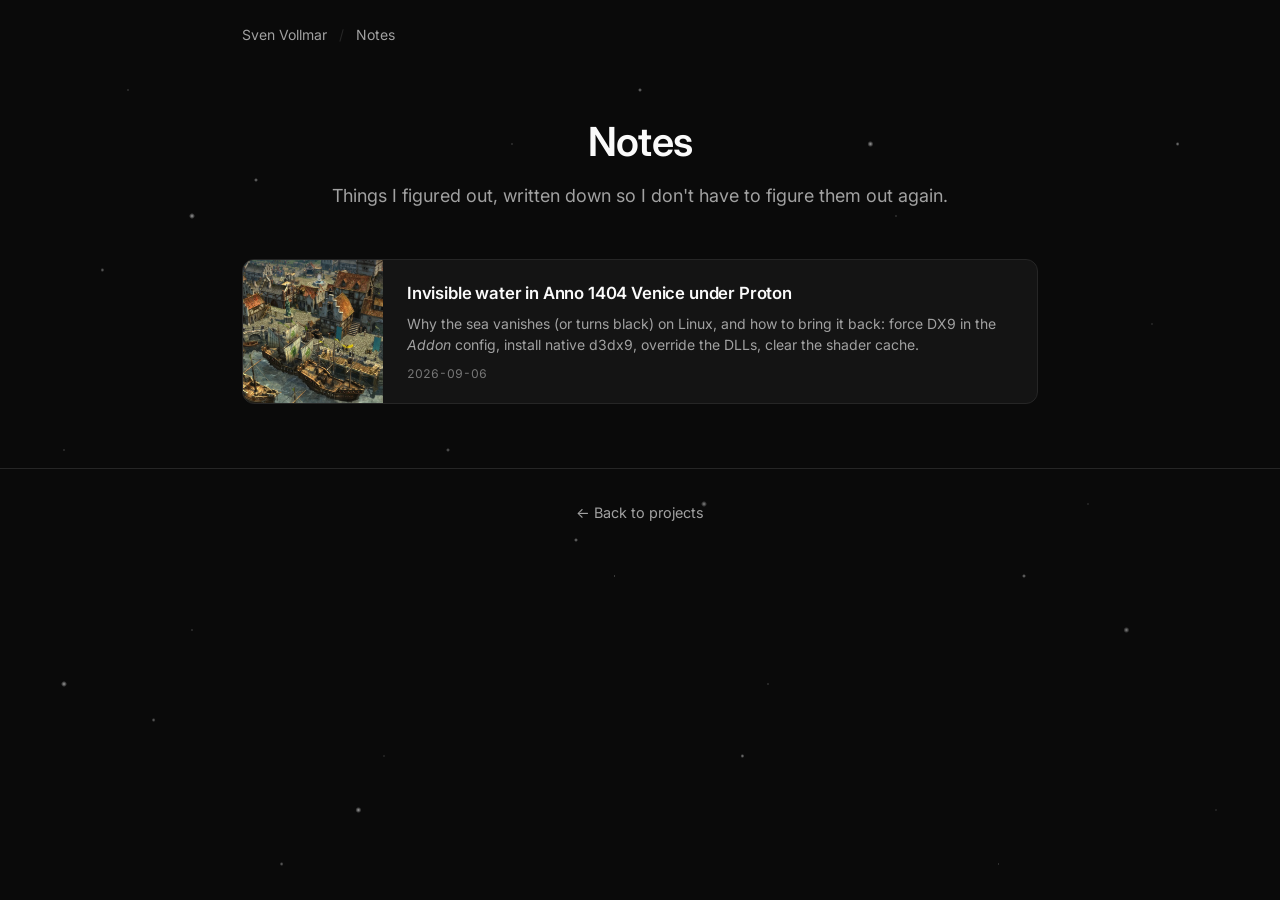
<file: notes/index.html>
<!doctype html>
<html lang="en">
    <head>
        <meta charset="UTF-8" />
        <meta name="viewport" content="width=device-width, initial-scale=1.0" />
        <title>Notes | Sven Vollmar</title>
        <meta
            name="description"
            content="A collection of things I figured out and wrote down so I don't have to figure them out again."
        />
        <link rel="canonical" href="https://svdragster.github.io/notes/" />
        <meta property="og:type" content="website" />
        <meta property="og:site_name" content="Sven Vollmar" />
        <meta property="og:title" content="Notes | Sven Vollmar" />
        <meta
            property="og:description"
            content="A collection of things I figured out and wrote down so I don't have to figure them out again."
        />
        <meta property="og:url" content="https://svdragster.github.io/notes/" />
        <meta
            property="og:image"
            content="https://svdragster.github.io/images/sv42.webp"
        />
        <meta name="twitter:card" content="summary" />
        <link rel="icon" type="image/png" href="../images/svdragster.png" />
        <link rel="stylesheet" href="../style.css" />
        <link rel="stylesheet" href="../notes.css" />
        <link rel="preconnect" href="https://fonts.googleapis.com" />
        <link rel="preconnect" href="https://fonts.gstatic.com" crossorigin />
        <link
            href="https://fonts.googleapis.com/css2?family=Inter:wght@400;500;600&display=swap"
            rel="stylesheet"
        />
    </head>
    <body>
        <div class="stars stars-1"></div>
        <div class="stars stars-2"></div>
        <div class="stars stars-3"></div>

        <nav class="topbar">
            <a href="../index.html">Sven Vollmar</a>
            <span class="sep">/</span>
            <a href="index.html">Notes</a>
        </nav>

        <header>
            <h1>Notes</h1>
            <p class="tagline">
                Things I figured out, written down so I don't have to figure
                them out again.
            </p>
        </header>

        <main class="notes-list">
            <a class="note-card" href="anno-1404-invisible-water-proton.html">
                <img
                    src="../images/anno1404_venice.webp"
                    alt="Anno 1404 Venice harbour"
                />
                <div class="note-card-body">
                    <h3>Invisible water in Anno 1404 Venice under Proton</h3>
                    <p>
                        Why the sea vanishes (or turns black) on Linux, and how
                        to bring it back: force DX9 in the
                        <em>Addon</em> config, install native d3dx9, override the
                        DLLs, clear the shader cache.
                    </p>
                    <span class="note-date">2026-09-06</span>
                </div>
            </a>
        </main>

        <footer>
            <a href="../index.html">&larr; Back to projects</a>
        </footer>

        <script>
            const layers = [
                [document.querySelector(".stars-1"), -0.025],
                [document.querySelector(".stars-2"), -0.075],
                [document.querySelector(".stars-3"), -0.15],
            ];
            window.addEventListener(
                "scroll",
                () => {
                    const y = window.scrollY;
                    for (const [el, factor] of layers) {
                        el.style.transform = `translateY(${y * factor}px)`;
                    }
                },
                { passive: true },
            );
        </script>
    </body>
</html>
</file>
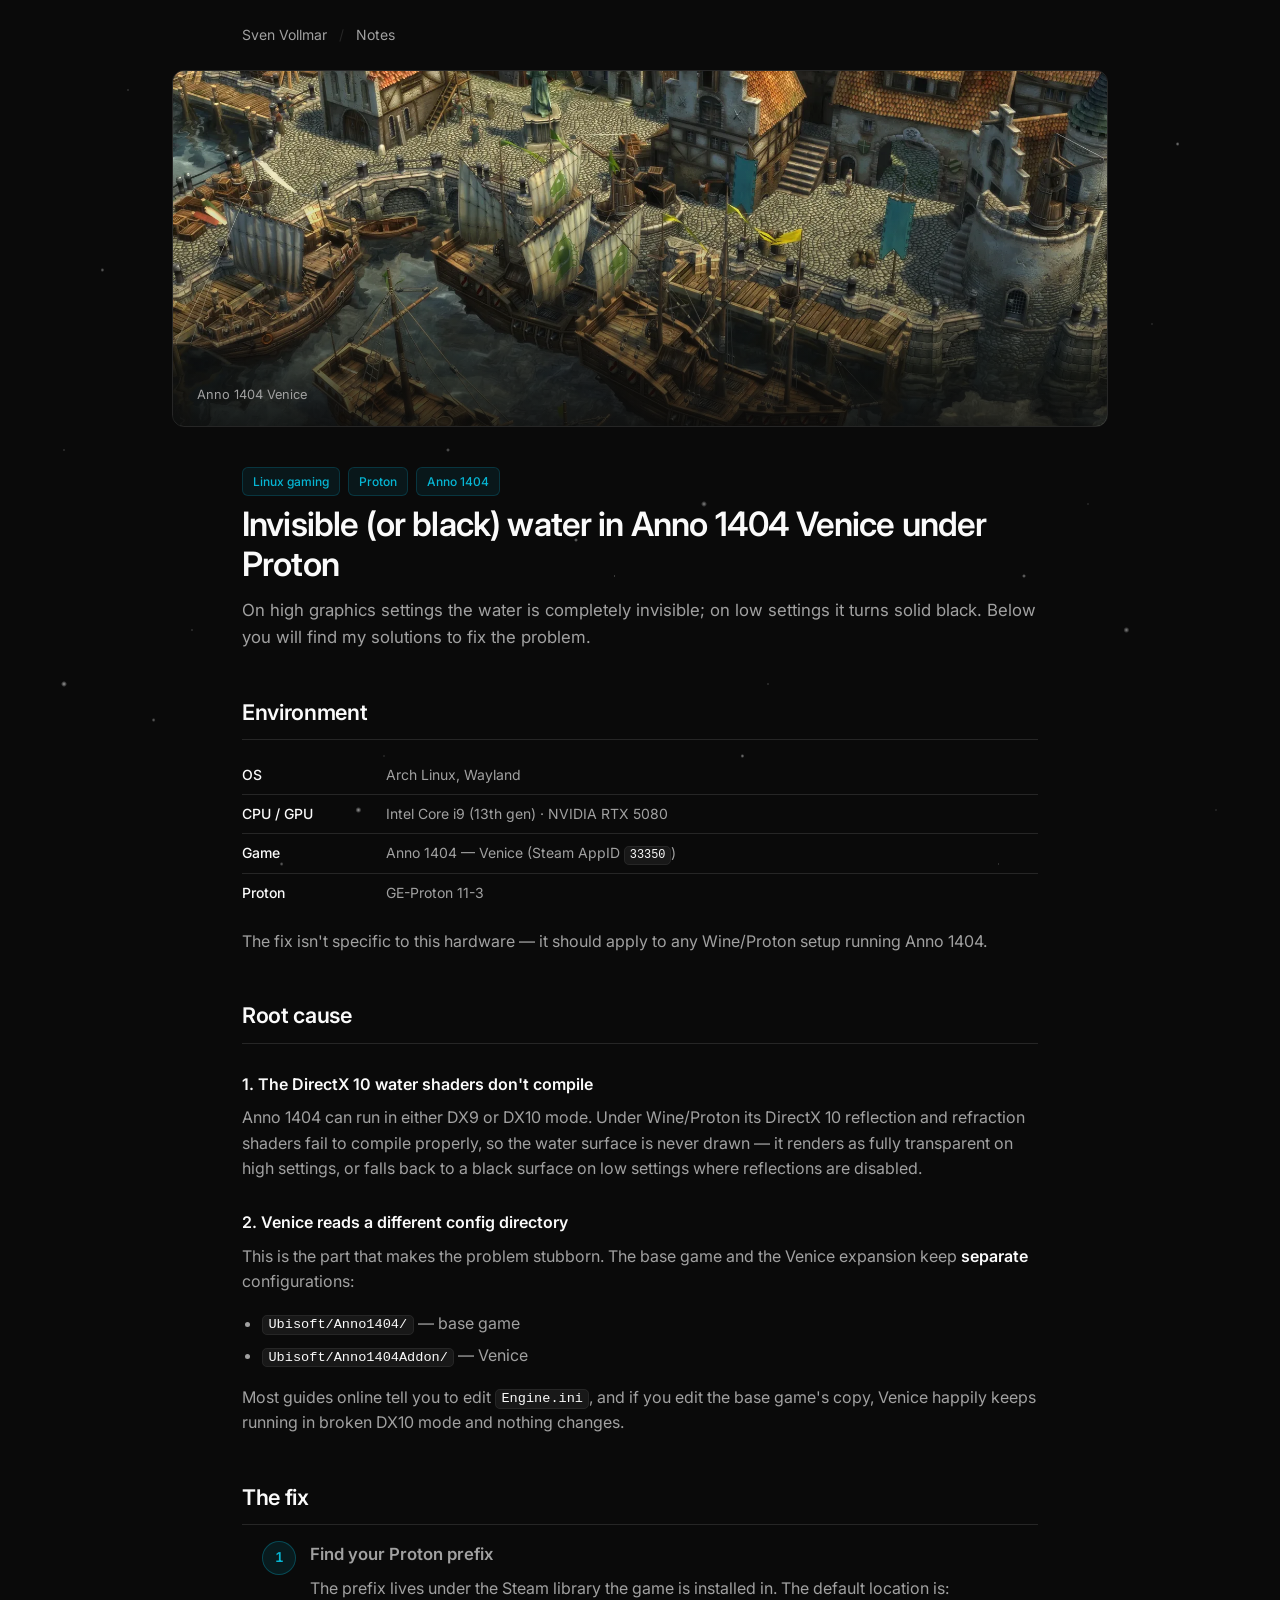
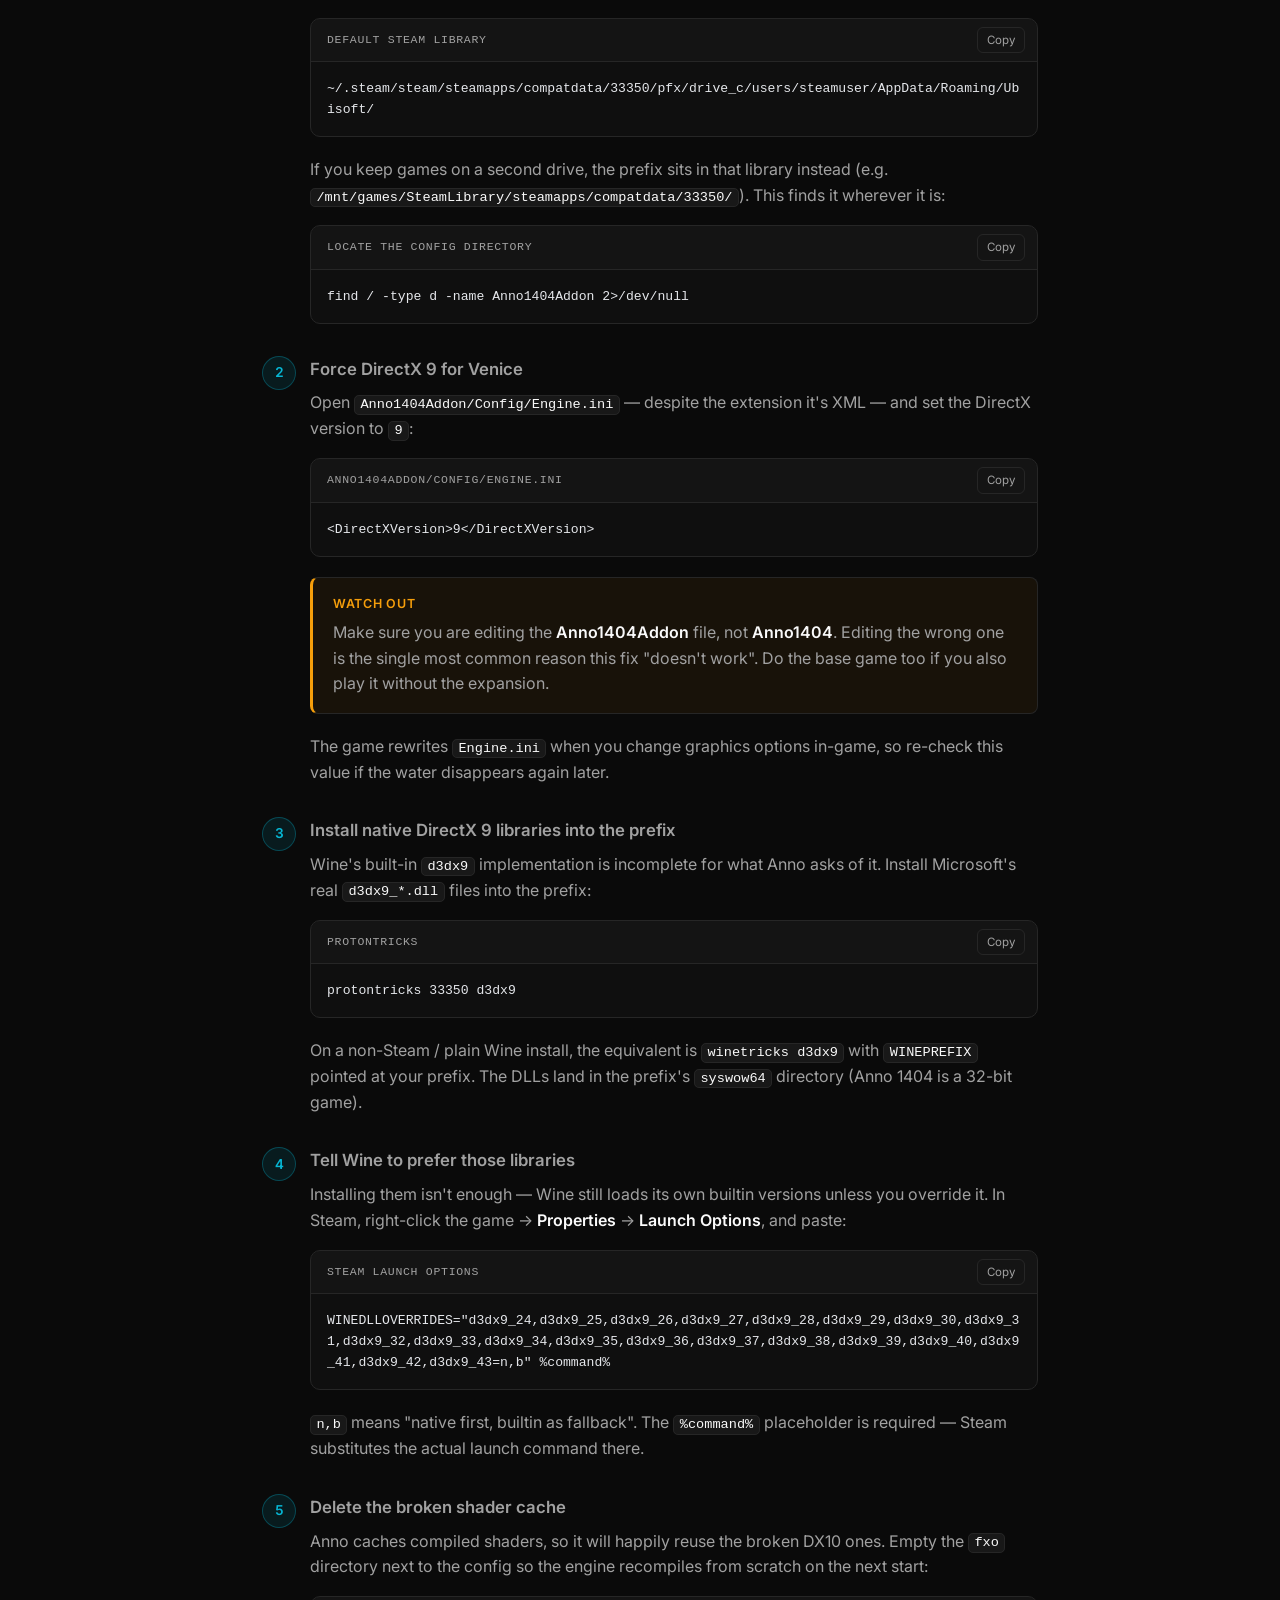
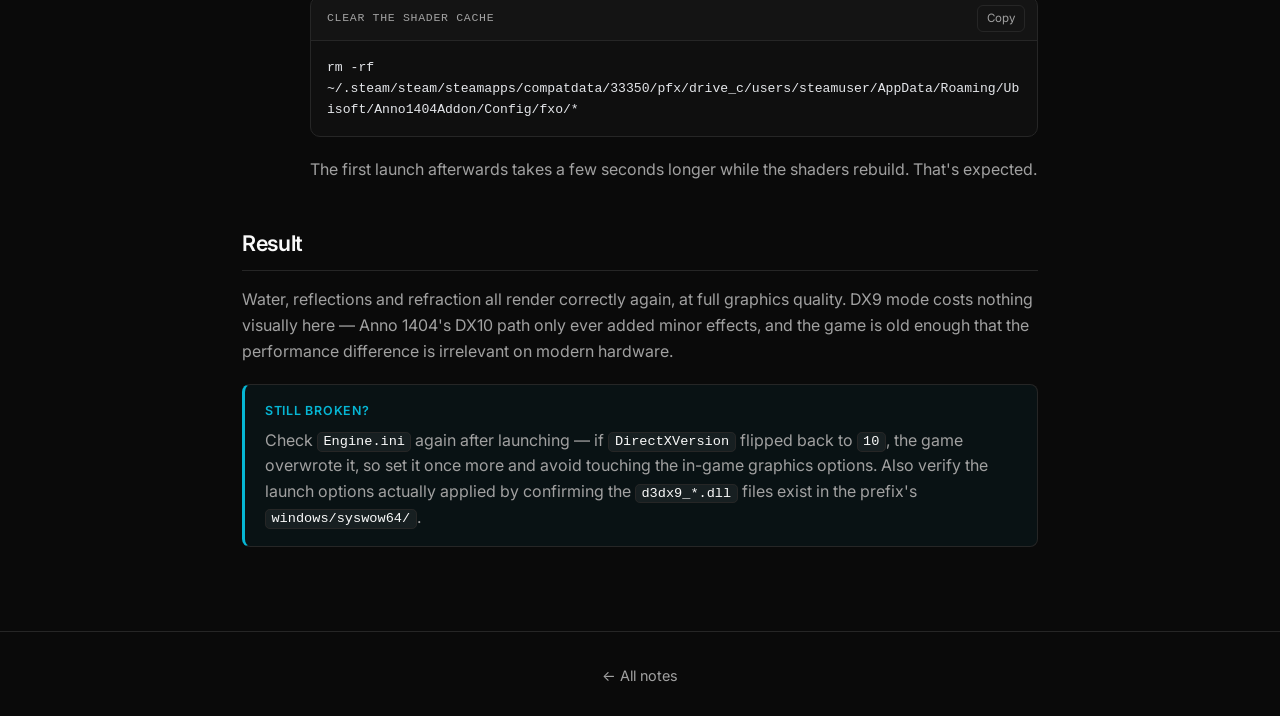
<file: notes/anno-1404-invisible-water-proton.html>
<!doctype html>
<html lang="en">
    <head>
        <meta charset="UTF-8" />
        <meta name="viewport" content="width=device-width, initial-scale=1.0" />
        <title>Fixing invisible / black water in Anno 1404 Venice on Linux (Proton)</title>
        <meta
            name="description"
            content="Anno 1404 Venice renders water invisible on high settings and solid black on low settings under Wine/Proton. The fix: force DirectX 9 in the Addon config, install native d3dx9 libraries, and clear the shader cache."
        />
        <link
            rel="canonical"
            href="https://svdragster.github.io/notes/anno-1404-invisible-water-proton.html"
        />
        <meta property="og:type" content="article" />
        <meta property="og:site_name" content="Sven Vollmar" />
        <meta
            property="og:title"
            content="Fixing invisible / black water in Anno 1404 Venice on Linux (Proton)"
        />
        <meta
            property="og:description"
            content="Anno 1404 Venice renders water invisible on high settings and solid black on low settings under Wine/Proton. The fix: force DirectX 9 in the Addon config, install native d3dx9 libraries, and clear the shader cache."
        />
        <meta
            property="og:url"
            content="https://svdragster.github.io/notes/anno-1404-invisible-water-proton.html"
        />
        <meta
            property="og:image"
            content="https://svdragster.github.io/images/anno1404_venice.webp"
        />
        <meta property="article:published_time" content="2026-09-06" />
        <meta name="twitter:card" content="summary_large_image" />
        <link rel="icon" type="image/png" href="../images/svdragster.png" />
        <link rel="stylesheet" href="../style.css" />
        <link rel="stylesheet" href="../notes.css" />
        <link rel="preconnect" href="https://fonts.googleapis.com" />
        <link rel="preconnect" href="https://fonts.gstatic.com" crossorigin />
        <link
            href="https://fonts.googleapis.com/css2?family=Inter:wght@400;500;600&display=swap"
            rel="stylesheet"
        />
    </head>
    <body>
        <div class="stars stars-1"></div>
        <div class="stars stars-2"></div>
        <div class="stars stars-3"></div>

        <nav class="topbar">
            <a href="../index.html">Sven Vollmar</a>
            <span class="sep">/</span>
            <a href="index.html">Notes</a>
        </nav>

        <div class="banner">
            <div class="banner-inner">
                <img
                    src="../images/anno1404_venice.webp"
                    alt="Anno 1404 Venice harbour with water rendering correctly"
                />
                <div class="banner-caption">
                    Anno 1404 Venice
                </div>
            </div>
        </div>

        <article class="article">
            <div class="meta">
                <span>Linux gaming</span>
                <span>Proton</span>
                <span>Anno 1404</span>
            </div>

            <h1>Invisible (or black) water in Anno 1404 Venice under Proton</h1>

            <p class="lede">
                On high graphics settings the water is completely
                invisible; on low settings it turns solid black. Below you will find my solutions to fix the problem.
            </p>

            <h2>Environment</h2>
            <table class="env">
                <tr><td>OS</td><td>Arch Linux, Wayland</td></tr>
                <tr><td>CPU / GPU</td><td>Intel Core i9 (13th gen) &middot; NVIDIA RTX 5080</td></tr>
                <tr><td>Game</td><td>Anno 1404 &mdash; Venice (Steam AppID <code>33350</code>)</td></tr>
                <tr><td>Proton</td><td>GE-Proton 11-3</td></tr>
            </table>
            <p>
                The fix isn't specific to this hardware &mdash; it should apply
                to any Wine/Proton setup running Anno 1404.
            </p>

            <h2>Root cause</h2>

            <h3>1. The DirectX 10 water shaders don't compile</h3>
            <p>
                Anno 1404 can run in either DX9 or DX10 mode. Under Wine/Proton
                its DirectX 10 reflection and refraction shaders fail to compile
                properly, so the water surface is never drawn &mdash; it renders
                as fully transparent on high settings, or falls back to a black
                surface on low settings where reflections are disabled.
            </p>

            <h3>2. Venice reads a different config directory</h3>
            <p>
                This is the part that makes the problem stubborn. The base game
                and the Venice expansion keep <strong>separate</strong>
                configurations:
            </p>
            <ul>
                <li><code>Ubisoft/Anno1404/</code> &mdash; base game</li>
                <li><code>Ubisoft/Anno1404Addon/</code> &mdash; Venice</li>
            </ul>
            <p>
                Most guides online tell you to edit <code>Engine.ini</code>, and
                if you edit the base game's copy, Venice happily keeps running
                in broken DX10 mode and nothing changes.
            </p>

            <h2>The fix</h2>

            <ol class="steps">
                <li>
                    <h3>Find your Proton prefix</h3>
                    <p>
                        The prefix lives under the Steam library the game is
                        installed in. The default location is:
                    </p>
                    <div class="code">
                        <div class="code-head">
                            <span class="code-label">Default Steam library</span>
                            <button class="copy">Copy</button>
                        </div>
<pre>~/.steam/steam/steamapps/compatdata/33350/pfx/drive_c/users/steamuser/AppData/Roaming/Ubisoft/</pre>
                    </div>
                    <p>
                        If you keep games on a second drive, the prefix sits in
                        that library instead (e.g.
                        <code>/mnt/games/SteamLibrary/steamapps/compatdata/33350/</code>).
                        This finds it wherever it is:
                    </p>
                    <div class="code">
                        <div class="code-head">
                            <span class="code-label">Locate the config directory</span>
                            <button class="copy">Copy</button>
                        </div>
<pre>find / -type d -name Anno1404Addon 2&gt;/dev/null</pre>
                    </div>
                </li>

                <li>
                    <h3>Force DirectX 9 for Venice</h3>
                    <p>
                        Open
                        <code>Anno1404Addon/Config/Engine.ini</code>
                        &mdash; despite the extension it's XML &mdash; and set
                        the DirectX version to <code>9</code>:
                    </p>
                    <div class="code">
                        <div class="code-head">
                            <span class="code-label">Anno1404Addon/Config/Engine.ini</span>
                            <button class="copy">Copy</button>
                        </div>
<pre>&lt;DirectXVersion&gt;9&lt;/DirectXVersion&gt;</pre>
                    </div>
                    <div class="callout warn">
                        <span class="callout-title">Watch out</span>
                        <p>
                            Make sure you are editing the
                            <strong>Anno1404Addon</strong> file, not
                            <strong>Anno1404</strong>. Editing the wrong one is
                            the single most common reason this fix "doesn't
                            work". Do the base game too if you also play it
                            without the expansion.
                        </p>
                    </div>
                    <p>
                        The game rewrites <code>Engine.ini</code> when you change
                        graphics options in-game, so re-check this value if the
                        water disappears again later.
                    </p>
                </li>

                <li>
                    <h3>Install native DirectX 9 libraries into the prefix</h3>
                    <p>
                        Wine's built-in <code>d3dx9</code> implementation is
                        incomplete for what Anno asks of it. Install Microsoft's
                        real <code>d3dx9_*.dll</code> files into the prefix:
                    </p>
                    <div class="code">
                        <div class="code-head">
                            <span class="code-label">protontricks</span>
                            <button class="copy">Copy</button>
                        </div>
<pre>protontricks 33350 d3dx9</pre>
                    </div>
                    <p>
                        On a non-Steam / plain Wine install, the equivalent is
                        <code>winetricks d3dx9</code> with
                        <code>WINEPREFIX</code> pointed at your prefix. The DLLs
                        land in the prefix's <code>syswow64</code> directory
                        (Anno 1404 is a 32-bit game).
                    </p>
                </li>

                <li>
                    <h3>Tell Wine to prefer those libraries</h3>
                    <p>
                        Installing them isn't enough &mdash; Wine still loads its
                        own builtin versions unless you override it. In Steam,
                        right-click the game &rarr; <strong>Properties</strong>
                        &rarr; <strong>Launch Options</strong>, and paste:
                    </p>
                    <div class="code">
                        <div class="code-head">
                            <span class="code-label">Steam launch options</span>
                            <button class="copy">Copy</button>
                        </div>
<pre>WINEDLLOVERRIDES="d3dx9_24,d3dx9_25,d3dx9_26,d3dx9_27,d3dx9_28,d3dx9_29,d3dx9_30,d3dx9_31,d3dx9_32,d3dx9_33,d3dx9_34,d3dx9_35,d3dx9_36,d3dx9_37,d3dx9_38,d3dx9_39,d3dx9_40,d3dx9_41,d3dx9_42,d3dx9_43=n,b" %command%</pre>
                    </div>
                    <p>
                        <code>n,b</code> means "native first, builtin as
                        fallback". The <code>%command%</code> placeholder is
                        required &mdash; Steam substitutes the actual launch
                        command there.
                    </p>
                </li>

                <li>
                    <h3>Delete the broken shader cache</h3>
                    <p>
                        Anno caches compiled shaders, so it will happily reuse the
                        broken DX10 ones. Empty the <code>fxo</code> directory
                        next to the config so the engine recompiles from scratch
                        on the next start:
                    </p>
                    <div class="code">
                        <div class="code-head">
                            <span class="code-label">Clear the shader cache</span>
                            <button class="copy">Copy</button>
                        </div>
<pre>rm -rf ~/.steam/steam/steamapps/compatdata/33350/pfx/drive_c/users/steamuser/AppData/Roaming/Ubisoft/Anno1404Addon/Config/fxo/*</pre>
                    </div>
                    <p>
                        The first launch afterwards takes a few seconds longer
                        while the shaders rebuild. That's expected.
                    </p>
                </li>
            </ol>

            <h2>Result</h2>
            <p>
                Water, reflections and refraction all render correctly again, at
                full graphics quality. DX9 mode costs nothing visually here
                &mdash; Anno 1404's DX10 path only ever added minor effects, and
                the game is old enough that the performance difference is
                irrelevant on modern hardware.
            </p>

            <div class="callout">
                <span class="callout-title">Still broken?</span>
                <p>
                    Check <code>Engine.ini</code> again after launching &mdash;
                    if <code>DirectXVersion</code> flipped back to
                    <code>10</code>, the game overwrote it, so set it once more
                    and avoid touching the in-game graphics options. Also verify
                    the launch options actually applied by confirming the
                    <code>d3dx9_*.dll</code> files exist in the prefix's
                    <code>windows/syswow64/</code>.
                </p>
            </div>
        </article>

        <footer>
            <a href="index.html">&larr; All notes</a>
        </footer>

        <script>
            // Parallax stars
            const layers = [
                [document.querySelector(".stars-1"), -0.025],
                [document.querySelector(".stars-2"), -0.075],
                [document.querySelector(".stars-3"), -0.15],
            ];
            window.addEventListener(
                "scroll",
                () => {
                    const y = window.scrollY;
                    for (const [el, factor] of layers) {
                        el.style.transform = `translateY(${y * factor}px)`;
                    }
                },
                { passive: true },
            );

            // Copy buttons
            for (const button of document.querySelectorAll(".copy")) {
                button.addEventListener("click", async () => {
                    const pre = button.closest(".code").querySelector("pre");
                    const text = pre.textContent;
                    try {
                        await navigator.clipboard.writeText(text);
                        button.textContent = "Copied";
                        button.classList.add("done");
                        setTimeout(() => {
                            button.textContent = "Copy";
                            button.classList.remove("done");
                        }, 1500);
                    } catch {
                        button.textContent = "Press Ctrl+C";
                        const range = document.createRange();
                        range.selectNodeContents(pre);
                        const sel = window.getSelection();
                        sel.removeAllRanges();
                        sel.addRange(range);
                    }
                });
            }
        </script>
    </body>
</html>
</file>
<file: style.css>
:root {
    --bg-primary: #0a0a0a;
    --bg-card: #141414;
    --bg-card-hover: #1a1a1a;
    --text-primary: #fafafa;
    --text-secondary: #a1a1a1;
    --accent: #06b6d4;
    --accent-hover: #22d3ee;
    --border: #262626;
    --radius: 12px;
    --transition: 0.2s ease;
}

* {
    margin: 0;
    padding: 0;
    box-sizing: border-box;
}

body {
    font-family: 'Inter', -apple-system, BlinkMacSystemFont, 'Segoe UI', Roboto, sans-serif;
    background: var(--bg-primary);
    color: var(--text-primary);
    line-height: 1.6;
    min-height: 100vh;
    position: relative;
}

/* Parallax stars background */
.stars {
    position: fixed;
    top: 0;
    left: 0;
    width: 100%;
    height: 200%;
    pointer-events: none;
    z-index: 0;
}

.stars-1 {
    background-image:
        radial-gradient(1px 1px at 10% 5%, rgba(255, 255, 255, 0.4), transparent),
        radial-gradient(1px 1px at 25% 15%, rgba(255, 255, 255, 0.3), transparent),
        radial-gradient(1px 1px at 40% 8%, rgba(255, 255, 255, 0.4), transparent),
        radial-gradient(1px 1px at 55% 22%, rgba(255, 255, 255, 0.3), transparent),
        radial-gradient(1px 1px at 70% 12%, rgba(255, 255, 255, 0.4), transparent),
        radial-gradient(1px 1px at 85% 28%, rgba(255, 255, 255, 0.3), transparent),
        radial-gradient(1px 1px at 15% 35%, rgba(255, 255, 255, 0.4), transparent),
        radial-gradient(1px 1px at 30% 42%, rgba(255, 255, 255, 0.3), transparent),
        radial-gradient(1px 1px at 60% 38%, rgba(255, 255, 255, 0.4), transparent),
        radial-gradient(1px 1px at 90% 18%, rgba(255, 255, 255, 0.3), transparent),
        radial-gradient(1px 1px at 5% 25%, rgba(255, 255, 255, 0.4), transparent),
        radial-gradient(1px 1px at 95% 45%, rgba(255, 255, 255, 0.3), transparent),
        radial-gradient(1px 1px at 48% 32%, rgba(255, 255, 255, 0.4), transparent),
        radial-gradient(1px 1px at 78% 48%, rgba(255, 255, 255, 0.3), transparent);
    animation: twinkle 4s ease-in-out infinite;
}

.stars-2 {
    background-image:
        radial-gradient(2px 2px at 20% 10%, rgba(255, 255, 255, 0.5), transparent),
        radial-gradient(2px 2px at 35% 25%, rgba(255, 255, 255, 0.4), transparent),
        radial-gradient(2px 2px at 50% 5%, rgba(255, 255, 255, 0.5), transparent),
        radial-gradient(2px 2px at 65% 18%, rgba(255, 255, 255, 0.4), transparent),
        radial-gradient(2px 2px at 80% 32%, rgba(255, 255, 255, 0.5), transparent),
        radial-gradient(2px 2px at 12% 40%, rgba(255, 255, 255, 0.4), transparent),
        radial-gradient(2px 2px at 45% 30%, rgba(255, 255, 255, 0.5), transparent),
        radial-gradient(2px 2px at 75% 22%, rgba(255, 255, 255, 0.4), transparent),
        radial-gradient(2px 2px at 92% 8%, rgba(255, 255, 255, 0.5), transparent),
        radial-gradient(2px 2px at 8% 15%, rgba(255, 255, 255, 0.4), transparent),
        radial-gradient(2px 2px at 58% 42%, rgba(255, 255, 255, 0.5), transparent),
        radial-gradient(2px 2px at 22% 48%, rgba(255, 255, 255, 0.4), transparent);
    animation: twinkle 5s ease-in-out infinite 1s;
}

.stars-3 {
    background-image:
        radial-gradient(3px 3px at 15% 12%, rgba(255, 255, 255, 0.6), transparent),
        radial-gradient(3px 3px at 42% 20%, rgba(255, 255, 255, 0.5), transparent),
        radial-gradient(3px 3px at 68% 8%, rgba(255, 255, 255, 0.6), transparent),
        radial-gradient(3px 3px at 88% 35%, rgba(255, 255, 255, 0.5), transparent),
        radial-gradient(3px 3px at 28% 45%, rgba(255, 255, 255, 0.6), transparent),
        radial-gradient(3px 3px at 55% 28%, rgba(255, 255, 255, 0.5), transparent),
        radial-gradient(3px 3px at 5% 38%, rgba(255, 255, 255, 0.6), transparent);
    animation: twinkle 6s ease-in-out infinite 2s;
}

@keyframes twinkle {
    0%, 100% { opacity: 0.3; }
    50% { opacity: 0.8; }
}

header, main, footer {
    position: relative;
    z-index: 1;
}

/* Header */
header {
    text-align: center;
    padding: 4rem 2rem 3rem;
}

header h1 {
    font-size: 2.5rem;
    font-weight: 600;
    letter-spacing: -0.02em;
    margin-bottom: 0.5rem;
}

.avatar {
    width: 100px;
    height: 100px;
    border-radius: 50%;
    object-fit: cover;
    margin-bottom: 1rem;
    border: 2px solid var(--border);
}

.tagline {
    color: var(--text-secondary);
    font-size: 1.125rem;
}

.header-nav {
    margin-top: 1rem;
}

.header-nav a {
    display: inline-block;
    padding: 0.4rem 1rem;
    border: 1px solid rgba(6, 182, 212, 0.3);
    background: rgba(6, 182, 212, 0.08);
    border-radius: 999px;
    color: var(--accent);
    text-decoration: none;
    font-size: 0.875rem;
    font-weight: 500;
    transition: background var(--transition), border-color var(--transition), color var(--transition);
}

.header-nav a:hover {
    background: rgba(6, 182, 212, 0.16);
    border-color: var(--accent);
    color: var(--accent-hover);
}

/* Main */
main {
    max-width: 1200px;
    margin: 0 auto;
    padding: 0 2rem 4rem;
}

/* Sections */
section {
    margin-bottom: 3rem;
}

section:last-child {
    margin-bottom: 0;
}

.section-title {
    font-size: 1.5rem;
    font-weight: 600;
    color: var(--text-secondary);
    margin-bottom: 1.5rem;
    padding-bottom: 0.75rem;
    border-bottom: 1px solid var(--border);
}

/* Grid */
.grid {
    display: grid;
    grid-template-columns: 1fr;
    gap: 1.5rem;
}

@media (min-width: 640px) {
    .grid {
        grid-template-columns: repeat(2, 1fr);
    }
}

@media (min-width: 1024px) {
    .grid {
        grid-template-columns: repeat(3, 1fr);
    }
}

/* Cards */
.card {
    display: block;
    background: var(--bg-card);
    border: 1px solid var(--border);
    border-radius: var(--radius);
    overflow: hidden;
    text-decoration: none;
    color: inherit;
    transition: transform var(--transition), border-color var(--transition), box-shadow var(--transition);
}

.card:hover {
    transform: translateY(-4px);
    border-color: var(--accent);
    box-shadow: 0 20px 40px -12px rgba(6, 182, 212, 0.15);
}

.card-image {
    height: 160px;
    display: flex;
    align-items: center;
    justify-content: center;
    position: relative;
    overflow: hidden;
    background: var(--bg-primary);
}

.card-image img {
    width: 100%;
    height: 100%;
    object-fit: cover;
}

.card-image.placeholder {
    height: 160px;
}

.card-content {
    padding: 1.5rem;
}

.card-content h3 {
    font-size: 1.125rem;
    font-weight: 600;
    margin-bottom: 0.5rem;
    letter-spacing: -0.01em;
}

.card-content p {
    color: var(--text-secondary);
    font-size: 0.875rem;
    line-height: 1.5;
    margin-bottom: 1rem;
}

/* Tags */
.tags {
    display: flex;
    flex-wrap: wrap;
    gap: 0.5rem;
}

.tag {
    display: inline-block;
    padding: 0.25rem 0.625rem;
    background: rgba(6, 182, 212, 0.1);
    border: 1px solid rgba(6, 182, 212, 0.2);
    border-radius: 6px;
    font-size: 0.75rem;
    color: var(--accent);
    font-weight: 500;
}

/* Extra Links */
.extra-links {
    margin-top: 0.75rem;
    padding-top: 0.75rem;
    border-top: 1px solid var(--border);
}

.extra-link {
    font-size: 0.8rem;
    color: var(--accent);
    cursor: pointer;
    transition: color var(--transition);
}

.extra-link:hover {
    color: var(--accent-hover);
}

/* Footer */
footer {
    position: relative;
    z-index: 1;
    text-align: center;
    padding: 2rem;
    border-top: 1px solid var(--border);
    display: flex;
    justify-content: center;
    gap: 1.5rem;
}

footer a {
    color: var(--text-secondary);
    text-decoration: none;
    font-size: 0.9rem;
    transition: color var(--transition);
}

footer a:hover {
    color: var(--accent);
}

/* Game of Life Glider */
.glider {
    position: fixed;
    top: 0;
    left: 0;
    display: grid;
    grid-template-columns: repeat(3, 8px);
    grid-template-rows: repeat(3, 8px);
    gap: 2px;
    pointer-events: none;
    z-index: 100;
    animation: glider-fly 8s steps(120) forwards, glider-fade 8s ease forwards;
}

.glider-cell {
    width: 8px;
    height: 8px;
    background: #ffffff;
    border-radius: 2px;
    box-shadow: 0 0 6px rgba(255, 255, 255, 0.8), 0 0 12px rgba(255, 255, 255, 0.4);
}

/* Glider pattern: positions 2, 6, 7, 8, 9 (1-indexed) = grid positions */
.glider-cell:nth-child(1) { grid-area: 1 / 2; }
.glider-cell:nth-child(2) { grid-area: 2 / 3; }
.glider-cell:nth-child(3) { grid-area: 3 / 1; }
.glider-cell:nth-child(4) { grid-area: 3 / 2; }
.glider-cell:nth-child(5) { grid-area: 3 / 3; }

@keyframes glider-fly {
    0% {
        transform: translate(-50px, -50px);
    }
    100% {
        /* Use max to maintain 45-degree angle on any aspect ratio */
        transform: translate(calc(max(100vw, 100vh) + 100px), calc(max(100vw, 100vh) + 100px));
    }
}

@keyframes glider-fade {
    0% { opacity: 0; }
    5% { opacity: 1; }
    90% { opacity: 1; }
    100% { opacity: 0; }
}
</file>
<file: notes.css>
/* ---- Notes / article pages ---- */

.topbar {
    position: relative;
    z-index: 2;
    max-width: 860px;
    margin: 0 auto;
    padding: 1.5rem 2rem 0;
    display: flex;
    align-items: center;
    gap: 0.75rem;
    font-size: 0.875rem;
}

.topbar a {
    color: var(--text-secondary);
    text-decoration: none;
    transition: color var(--transition);
}

.topbar a:hover {
    color: var(--accent);
}

.topbar .sep {
    color: var(--border);
}

/* ---- Notes index ---- */

.notes-list {
    max-width: 860px;
    margin: 0 auto;
    padding: 0 2rem 4rem;
    position: relative;
    z-index: 1;
    display: grid;
    gap: 1rem;
}

.note-card {
    display: grid;
    grid-template-columns: 140px 1fr;
    background: var(--bg-card);
    border: 1px solid var(--border);
    border-radius: var(--radius);
    overflow: hidden;
    text-decoration: none;
    color: inherit;
    transition: transform var(--transition), border-color var(--transition), box-shadow var(--transition);
}

.note-card:hover {
    transform: translateY(-3px);
    border-color: var(--accent);
    box-shadow: 0 20px 40px -12px rgba(6, 182, 212, 0.15);
}

.note-card img {
    width: 100%;
    height: 100%;
    object-fit: cover;
    object-position: center 70%;
}

.note-card-body {
    padding: 1.25rem 1.5rem;
}

.note-card-body h3 {
    font-size: 1.05rem;
    font-weight: 600;
    margin-bottom: 0.35rem;
    letter-spacing: -0.01em;
}

.note-card-body p {
    color: var(--text-secondary);
    font-size: 0.875rem;
    line-height: 1.5;
}

.note-date {
    display: block;
    font-size: 0.75rem;
    color: var(--text-secondary);
    opacity: 0.7;
    margin-top: 0.6rem;
    font-variant-numeric: tabular-nums;
}

@media (max-width: 560px) {
    .note-card {
        grid-template-columns: 1fr;
    }
    .note-card img {
        height: 140px;
    }
}

/* ---- Article banner ---- */

.banner {
    position: relative;
    z-index: 1;
    max-width: 1000px;
    margin: 1.5rem auto 0;
    padding: 0 2rem;
}

.banner-inner {
    position: relative;
    border-radius: var(--radius);
    overflow: hidden;
    border: 1px solid var(--border);
    aspect-ratio: 21 / 8;
}

.banner-inner img {
    position: absolute;
    inset: 0;
    width: 100%;
    height: 100%;
    object-fit: cover;
    object-position: center 82%;
}

.banner-inner::after {
    content: "";
    position: absolute;
    inset: 0;
    background: linear-gradient(to top, rgba(10, 10, 10, 0.85) 0%, rgba(10, 10, 10, 0.25) 40%, rgba(10, 10, 10, 0) 75%);
}

.banner-caption {
    position: absolute;
    left: 0;
    right: 0;
    bottom: 0;
    z-index: 1;
    padding: 1.25rem 1.5rem;
    font-size: 0.8rem;
    color: var(--text-secondary);
}

/* ---- Article ---- */

.article {
    max-width: 860px;
    margin: 0 auto;
    padding: 2.5rem 2rem 4rem;
    position: relative;
    z-index: 1;
}

.article h1 {
    font-size: 2.1rem;
    font-weight: 600;
    letter-spacing: -0.025em;
    line-height: 1.2;
    margin-bottom: 0.75rem;
}

.article .lede {
    color: var(--text-secondary);
    font-size: 1.05rem;
    margin-bottom: 1.25rem;
}

.article h2 {
    font-size: 1.35rem;
    font-weight: 600;
    letter-spacing: -0.015em;
    margin: 2.75rem 0 1rem;
    padding-bottom: 0.6rem;
    border-bottom: 1px solid var(--border);
}

.article h3 {
    font-size: 1rem;
    font-weight: 600;
    margin: 1.75rem 0 0.5rem;
}

.article p {
    color: var(--text-secondary);
    margin-bottom: 1rem;
}

.article ul,
.article ol {
    color: var(--text-secondary);
    margin: 0 0 1rem 1.25rem;
}

.article li {
    margin-bottom: 0.4rem;
}

.article strong {
    color: var(--text-primary);
    font-weight: 600;
}

.article a {
    color: var(--accent);
    text-decoration: none;
    border-bottom: 1px solid rgba(6, 182, 212, 0.3);
    transition: border-color var(--transition);
}

.article a:hover {
    border-bottom-color: var(--accent);
}

/* Meta pill row */

.meta {
    display: flex;
    flex-wrap: wrap;
    gap: 0.5rem;
    margin-bottom: 0.5rem;
}

.meta span {
    padding: 0.25rem 0.625rem;
    background: rgba(6, 182, 212, 0.08);
    border: 1px solid rgba(6, 182, 212, 0.2);
    border-radius: 6px;
    font-size: 0.75rem;
    color: var(--accent);
    font-weight: 500;
}

/* Inline + block code */

code {
    font-family: ui-monospace, SFMono-Regular, 'SF Mono', Menlo, Consolas, monospace;
    font-size: 0.85em;
}

p > code,
li > code,
td > code {
    background: rgba(255, 255, 255, 0.06);
    border: 1px solid var(--border);
    border-radius: 5px;
    padding: 0.1em 0.4em;
    color: var(--text-primary);
    word-break: break-word;
}

.code {
    position: relative;
    background: #0f0f0f;
    border: 1px solid var(--border);
    border-radius: 10px;
    margin: 0.75rem 0 1.25rem;
    overflow: hidden;
}

.code-head {
    display: flex;
    align-items: center;
    justify-content: space-between;
    gap: 1rem;
    padding: 0.5rem 0.75rem 0.5rem 1rem;
    border-bottom: 1px solid var(--border);
    background: rgba(255, 255, 255, 0.02);
}

.code-label {
    font-size: 0.72rem;
    letter-spacing: 0.06em;
    text-transform: uppercase;
    color: var(--text-secondary);
    font-family: ui-monospace, SFMono-Regular, Menlo, Consolas, monospace;
    overflow: hidden;
    text-overflow: ellipsis;
    white-space: nowrap;
}

.copy {
    flex-shrink: 0;
    background: transparent;
    border: 1px solid var(--border);
    border-radius: 6px;
    color: var(--text-secondary);
    font: inherit;
    font-size: 0.72rem;
    padding: 0.2rem 0.55rem;
    cursor: pointer;
    transition: color var(--transition), border-color var(--transition);
}

.copy:hover {
    color: var(--accent);
    border-color: var(--accent);
}

.copy.done {
    color: #34d399;
    border-color: rgba(52, 211, 153, 0.5);
}

.code pre {
    margin: 0;
    padding: 1rem;
    line-height: 1.6;
    white-space: pre-wrap;
    overflow-wrap: anywhere;
    color: #e5e7eb;
    font-size: 0.82rem;
    tab-size: 2;
}

/* Callouts */

.callout {
    border: 1px solid var(--border);
    border-left: 3px solid var(--accent);
    border-radius: 8px;
    background: rgba(6, 182, 212, 0.05);
    padding: 1rem 1.25rem;
    margin: 1.25rem 0;
}

.callout p:last-child {
    margin-bottom: 0;
}

.callout.warn {
    border-left-color: #f59e0b;
    background: rgba(245, 158, 11, 0.06);
}

.callout-title {
    display: block;
    font-size: 0.78rem;
    letter-spacing: 0.06em;
    text-transform: uppercase;
    font-weight: 600;
    color: var(--accent);
    margin-bottom: 0.4rem;
}

.callout.warn .callout-title {
    color: #f59e0b;
}

/* Numbered steps */

.steps {
    counter-reset: step;
    list-style: none;
    margin: 0;
    padding: 0;
}

.steps > li {
    counter-increment: step;
    position: relative;
    padding-left: 3rem;
    margin-bottom: 2rem;
}

.steps > li::before {
    content: counter(step);
    position: absolute;
    left: 0;
    top: 0;
    width: 2rem;
    height: 2rem;
    display: flex;
    align-items: center;
    justify-content: center;
    border-radius: 50%;
    background: rgba(6, 182, 212, 0.1);
    border: 1px solid rgba(6, 182, 212, 0.3);
    color: var(--accent);
    font-size: 0.85rem;
    font-weight: 600;
    font-variant-numeric: tabular-nums;
}

.steps > li > h3 {
    margin: 0.25rem 0 0.5rem;
    font-size: 1.05rem;
}

@media (max-width: 560px) {
    .steps > li {
        padding-left: 2.5rem;
    }
    .article h1 {
        font-size: 1.65rem;
    }
}

/* Env table */

.env {
    width: 100%;
    border-collapse: collapse;
    font-size: 0.875rem;
    margin-bottom: 1rem;
}

.env td {
    padding: 0.5rem 0;
    border-bottom: 1px solid var(--border);
    color: var(--text-secondary);
    vertical-align: top;
}

.env tr:last-child td {
    border-bottom: none;
}

.env td:first-child {
    width: 9rem;
    color: var(--text-primary);
    font-weight: 500;
    padding-right: 1rem;
}
</file>
